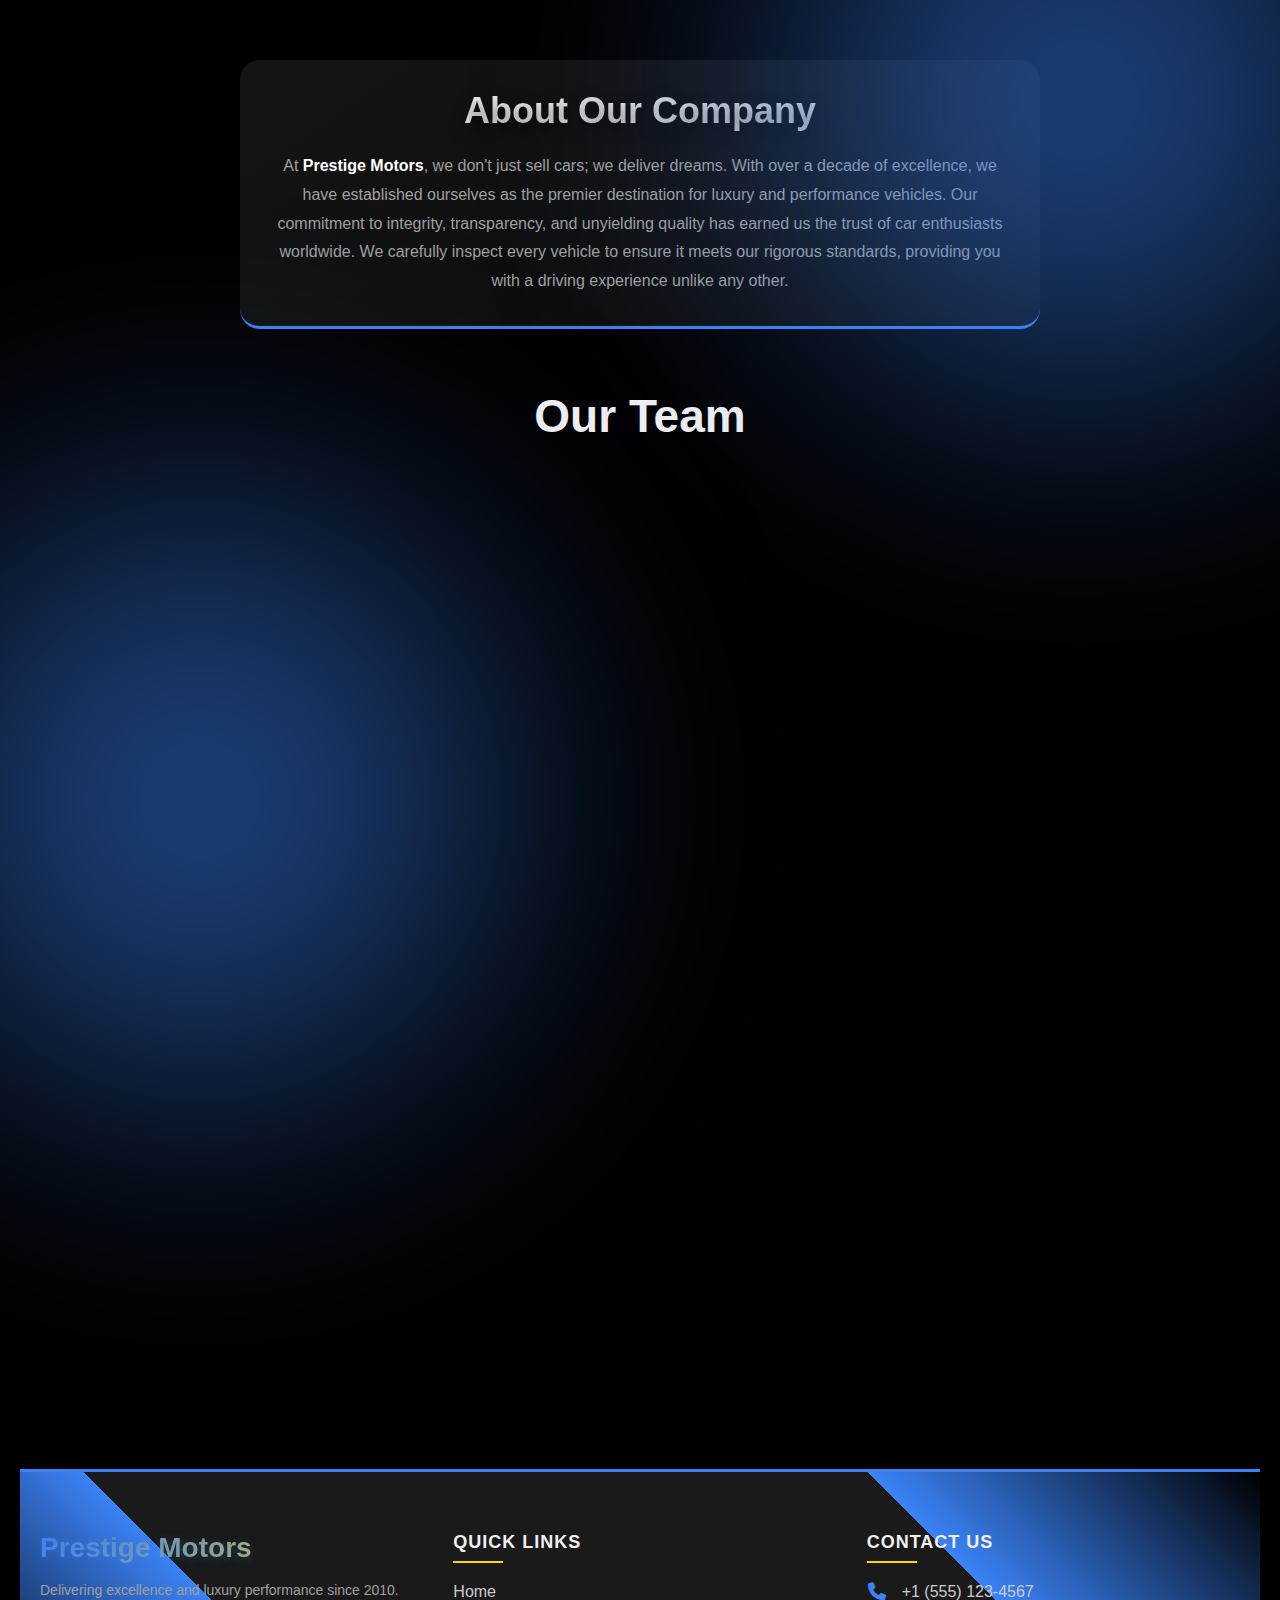
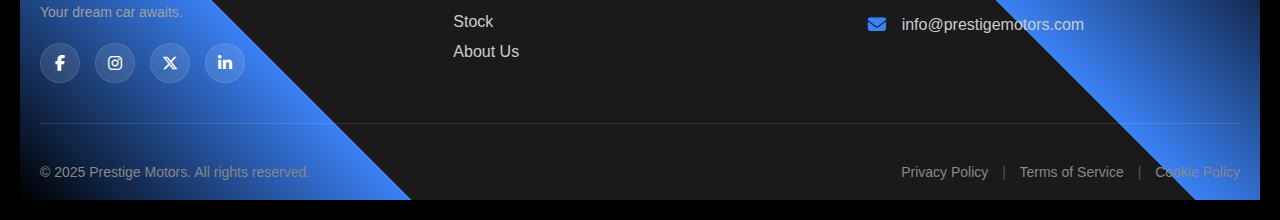
<file: Aboutus/index.html>
<!DOCTYPE html>
<html>
  <head>
    <link rel="stylesheet" href="style.css" />
    <link
      rel="stylesheet"
      href="https://cdnjs.cloudflare.com/ajax/libs/font-awesome/6.6.0/css/all.min.css"
    />
    <title>About Us</title>
    <link rel="stylesheet" href="../components/style.css" />
  </head>

  <body>
    <div class="bg-glow glow-1"></div>
    <div class="bg-glow glow-2"></div>

    <section class="company-intro">
      <h1>About Our Company</h1>
      <p class="intro-text">
        At <strong>Prestige Motors</strong>, we don't just sell cars; we deliver
        dreams. With over a decade of excellence, we have established ourselves
        as the premier destination for luxury and performance vehicles. Our
        commitment to integrity, transparency, and unyielding quality has earned
        us the trust of car enthusiasts worldwide. We carefully inspect every
        vehicle to ensure it meets our rigorous standards, providing you with a
        driving experience unlike any other.
      </p>
    </section>
    <a class="ourteam"><h1>Our Team</h1></a>
    <div class="team-row">
      <div class="team-card">
        <div class="profile-badge">
          <span>HD</span>
        </div>

        <h2 class="name">HUSSEIN Deeb</h2>
        <p class="role">Founder</p>

        <div class="tag">1st member</div>

        <p class="description">
          Visionary leader with 15+ years in the luxury automotive industry.
          Hussein founded Prestige Motors with a single goal: to provide an
          unmatched car buying experience.
        </p>
      </div>

      <div class="team-card">
        <div class="profile-badge">
          <span>MK</span>
        </div>

        <h2 class="name">Mohammad ktaich</h2>
        <p class="role">Sales Manager</p>

        <div class="tag">2nd member</div>

        <p class="description">
          Expert in matching clients with their dream cars. Mohammad ensures a
          smooth, transparent, and enjoyable purchasing process for every
          customer.
        </p>
      </div>

      <div class="team-card">
        <div class="profile-badge">
          <span>MF</span>
        </div>

        <h2 class="name">Mostafa Fawaz</h2>
        <p class="role">Marketing Specialist</p>

        <div class="tag">3rd member</div>

        <p class="description">
          The creative force behind our brand. Mostafa shapes our global
          presence and ensures Prestige Motors remains at the forefront of
          automotive culture.
        </p>
      </div>

      <div class="team-card">
        <div class="profile-badge">
          <span>AA</span>
        </div>

        <h2 class="name">Ali Ayoub</h2>
        <p class="role">Customer Support</p>

        <div class="tag">4th member</div>

        <p class="description">
          Dedicated to your satisfaction. Ali leads our 24/7 support team,
          ensuring that every query is resolved promptly and every owner is
          happy.
        </p>
      </div>

      <div class="team-card">
        <div class="profile-badge">
          <span>HM</span>
        </div>

        <h2 class="name">HUSSEIN Mzannar</h2>
        <p class="role">Vehicle Inspector</p>

        <div class="tag">5th member</div>

        <p class="description">
          Certified Master Mechanic. Hussein inspects every nut and bolt to
          ensure complete safety and reliability before any vehicle hits our
          showroom floor.
        </p>
      </div>
    </div>

    <section class="company-stats">
      <div class="stat-card">
        <i class="fa-solid fa-car"></i>
        <h2>+1,500</h2>
        <p>Cars Sold</p>
      </div>
      <div class="stat-card">
        <i class="fa-solid fa-users"></i>
        <h2>+12,000</h2>
        <p>Happy Clients</p>
      </div>
      <div class="stat-card">
        <i class="fa-solid fa-globe"></i>
        <h2>+25</h2>
        <p>Global Partners</p>
      </div>
      <div class="stat-card">
        <i class="fa-solid fa-award"></i>
        <h2>15</h2>
        <p>Years of Excellence</p>
      </div>
    </section>
    <div id="footer-placeholder"></div>
    <script src="../js/components.js"></script>
  </body>
</html>
</file>
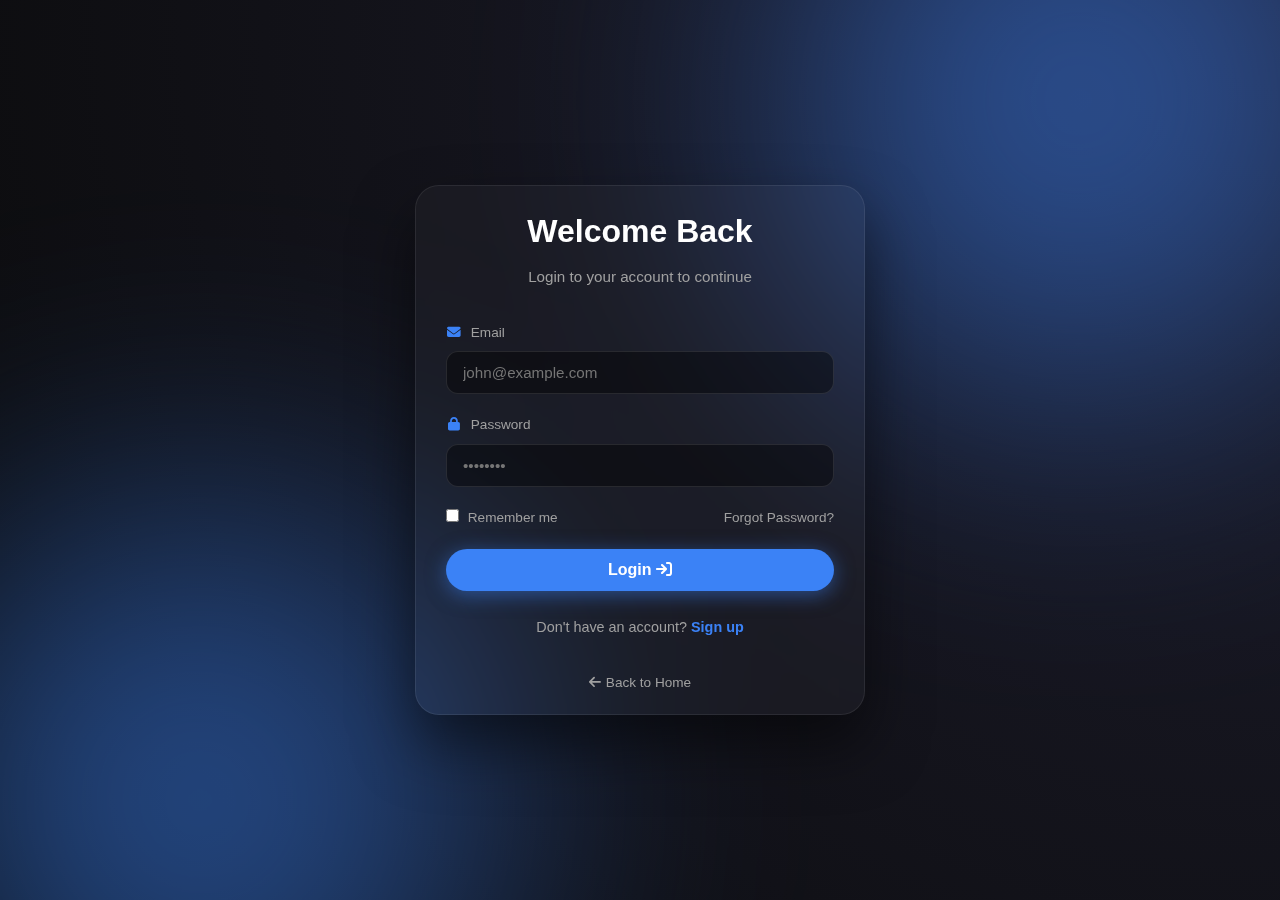
<file: Login/index.html>
<!DOCTYPE html>
<html lang="en">
  <head>
    <meta charset="UTF-8" />
    <meta name="viewport" content="width=device-width, initial-scale=1.0" />
    <title>DriveStore | Login</title>
    <link
      rel="stylesheet"
      href="https://cdnjs.cloudflare.com/ajax/libs/font-awesome/6.4.0/css/all.min.css"
    />
    <link rel="stylesheet" href="style.css" />
  </head>
  <body>
    <section class="hero full-height">
      <!-- Background Glow Effects -->
      <div class="bg-glow glow-1"></div>
      <div class="bg-glow glow-2"></div>
      <!-- Background Slideshow -->

      <div class="container centered-container">
        <div class="glass-panel login-container scroll-animate">
          <h2 class="form-title">Welcome Back</h2>
          <p class="form-subtitle">Login to your account to continue</p>

          <form id="loginForm">
            <div class="form-group">
              <label><i class="fa-solid fa-envelope"></i> Email</label>
              <input type="email" placeholder="john@example.com" required />
            </div>

            <div class="form-group">
              <label><i class="fa-solid fa-lock"></i> Password</label>
              <input type="password" placeholder="••••••••" required />
            </div>

            <div class="form-options">
              <label class="remember-me">
                <input type="checkbox" /> Remember me
              </label>
              <a href="#" class="forgot-password">Forgot Password?</a>
            </div>

            <button type="submit" class="btn btn-primary full-width">
              Login <i class="fa-solid fa-arrow-right-to-bracket"></i>
            </button>
          </form>

          <div class="form-footer">
            <p>
              Don't have an account?
              <a href="../Signup/index.html" class="text-accent">Sign up</a>
            </p>
            <br />
            <a href="../Landing/index.html" class="back-link"
              ><i class="fa-solid fa-arrow-left"></i> Back to Home</a
            >
          </div>
        </div>
      </div>
    </section>

    <script src="script.js"></script>
  </body>
</html>
</file>
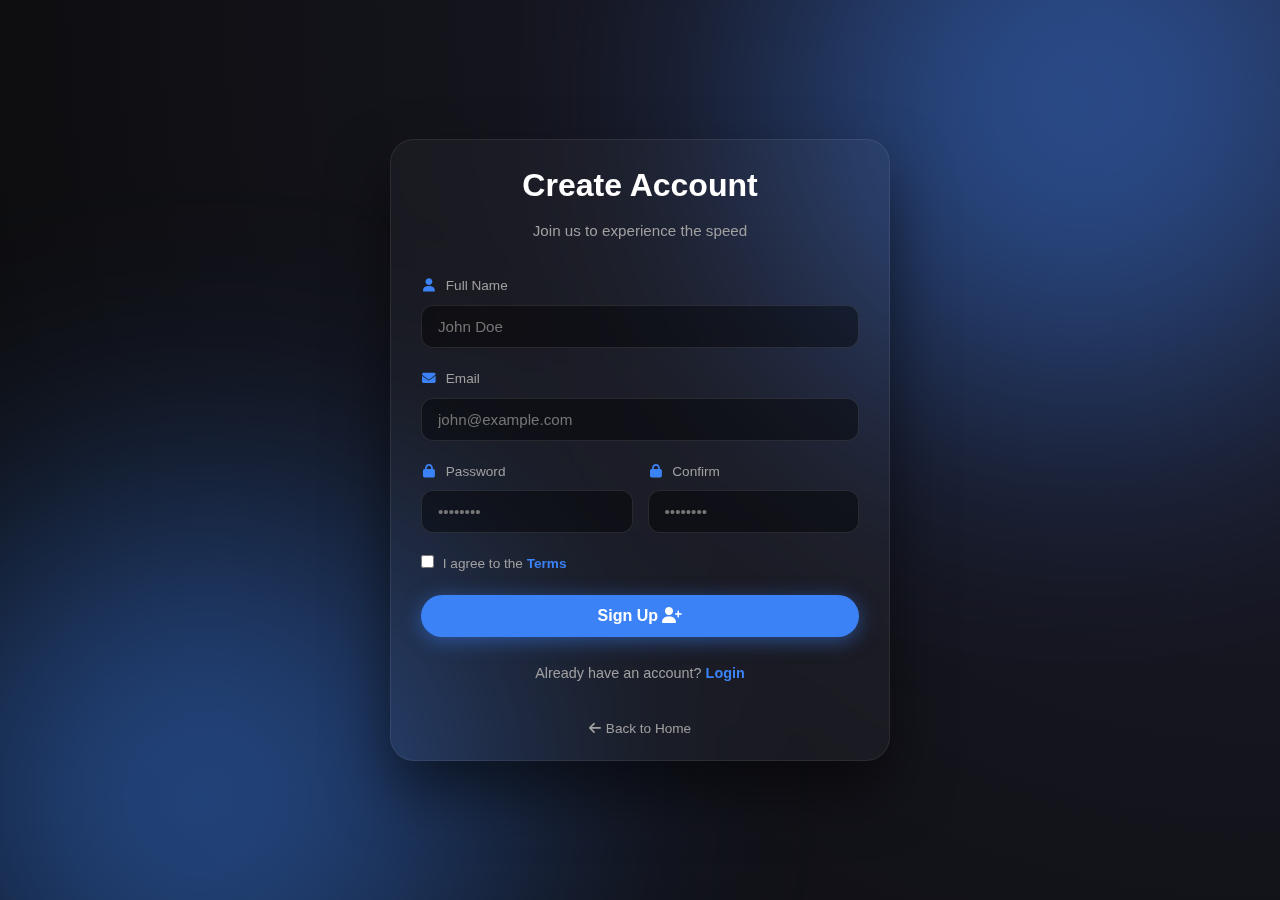
<file: Signup/index.html>
<!DOCTYPE html>
<html lang="en">
  <head>
    <meta charset="UTF-8" />
    <meta name="viewport" content="width=device-width, initial-scale=1.0" />
    <title>DriveStore | Sign Up</title>
    <link
      rel="stylesheet"
      href="https://cdnjs.cloudflare.com/ajax/libs/font-awesome/6.6.0/css/all.min.css"
    />
    <link rel="stylesheet" href="style.css" />
  </head>
  <body>
    <section class="hero full-height">
      <!-- Background Glow Effects -->
      <div class="bg-glow glow-1"></div>
      <div class="bg-glow glow-2"></div>
      <!-- Background Slideshow -->

      <div class="container centered-container">
        <div class="glass-panel login-container scroll-animate">
          <div class="active-content">
            <h2 class="form-title">Create Account</h2>
            <p class="form-subtitle">Join us to experience the speed</p>

            <form id="signupForm">
              <div class="form-group">
                <label><i class="fa-solid fa-user"></i> Full Name</label>
                <input type="text" placeholder="John Doe" required />
              </div>

              <div class="form-group">
                <label><i class="fa-solid fa-envelope"></i> Email</label>
                <input type="email" placeholder="john@example.com" required />
              </div>

              <div class="form-group half-row">
                <div style="flex: 1">
                  <label><i class="fa-solid fa-lock"></i> Password</label>
                  <input type="password" placeholder="••••••••" required />
                </div>
                <div style="flex: 1">
                  <label><i class="fa-solid fa-lock"></i> Confirm</label>
                  <input type="password" placeholder="••••••••" required />
                </div>
              </div>

              <div class="form-options">
                <label class="remember-me">
                  <input type="checkbox" required /> I agree to the
                  <a href="#" class="text-accent">Terms</a>
                </label>
              </div>

              <button type="submit" class="btn btn-primary full-width">
                Sign Up <i class="fa-solid fa-user-plus"></i>
              </button>
            </form>

            <div class="form-footer">
              <p>
                Already have an account?
                <a href="../Login/index.html" class="text-accent">Login</a>
              </p>
              <br />
              <a href="../Landing/index.html" class="back-link"
                ><i class="fa-solid fa-arrow-left"></i> Back to Home</a
              >
            </div>
          </div>
        </div>
      </div>
    </section>

    <script src="script.js"></script>
  </body>
</html>
</file>
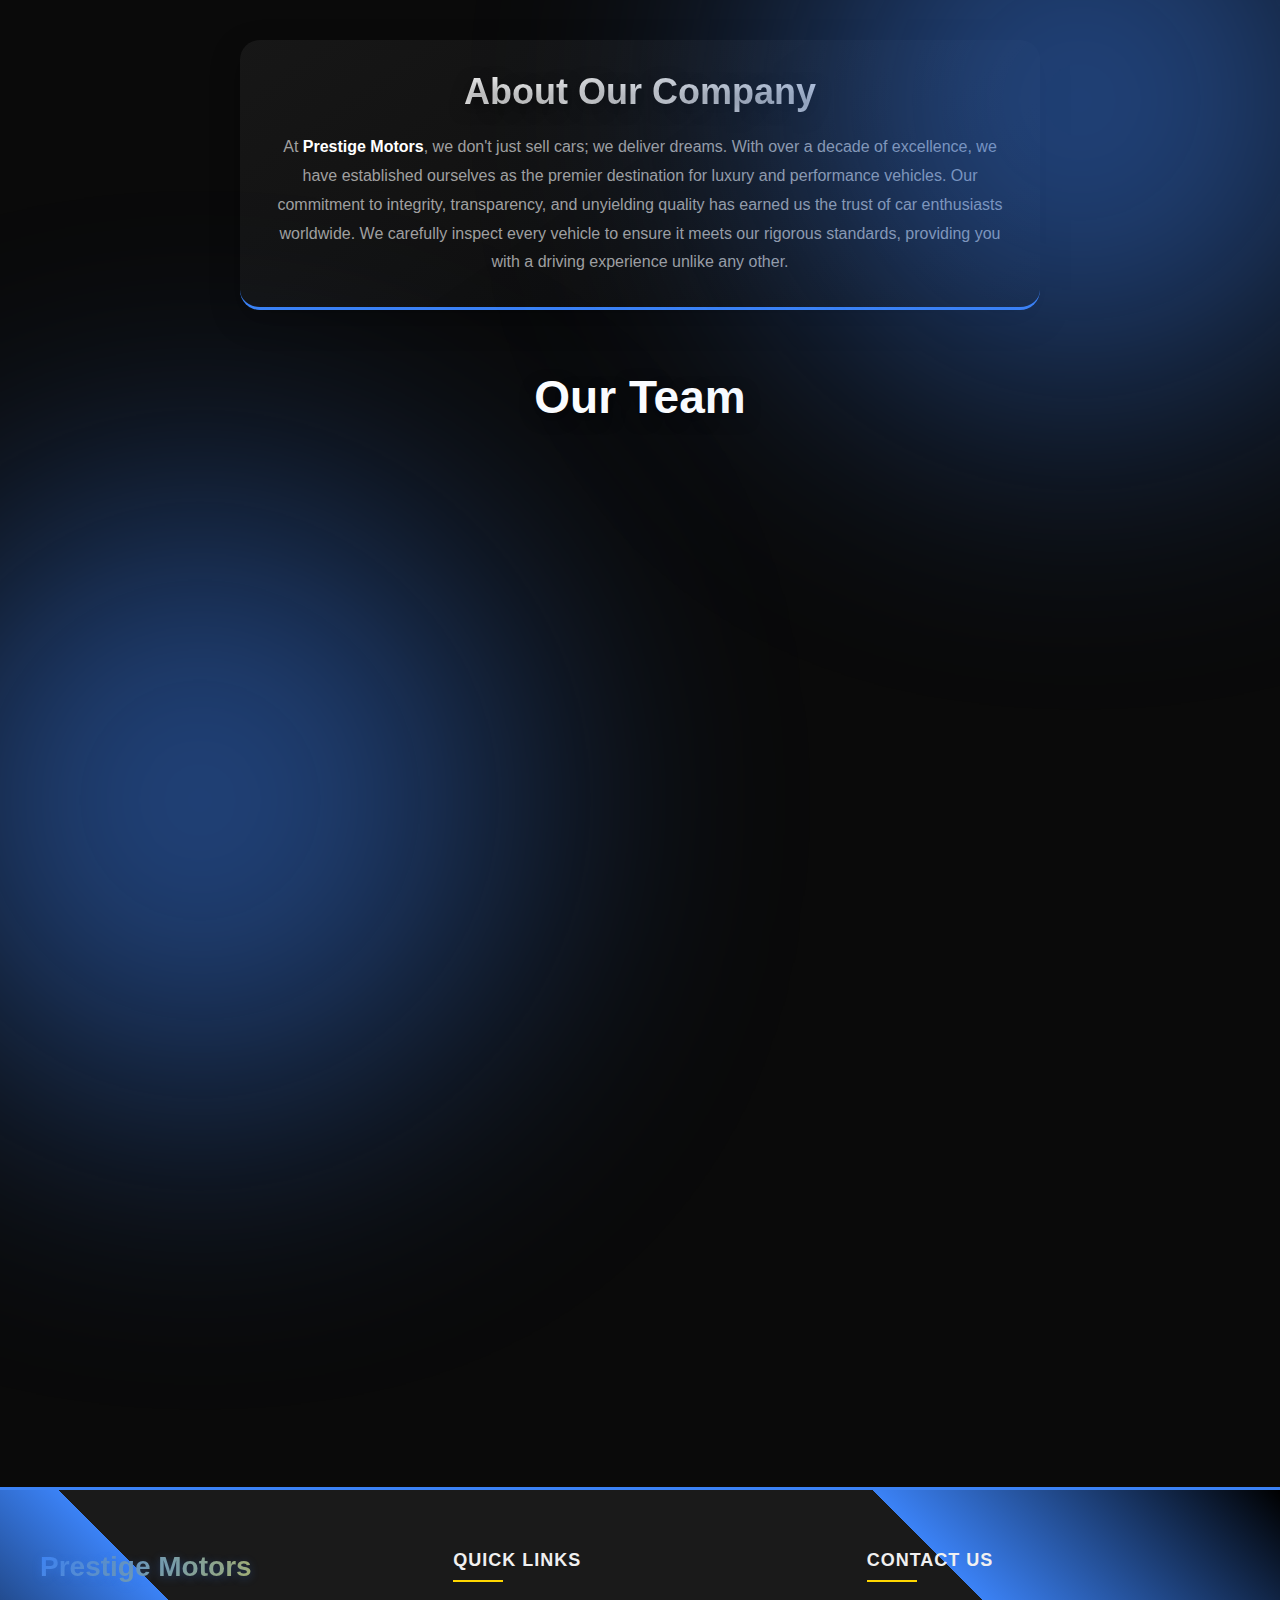
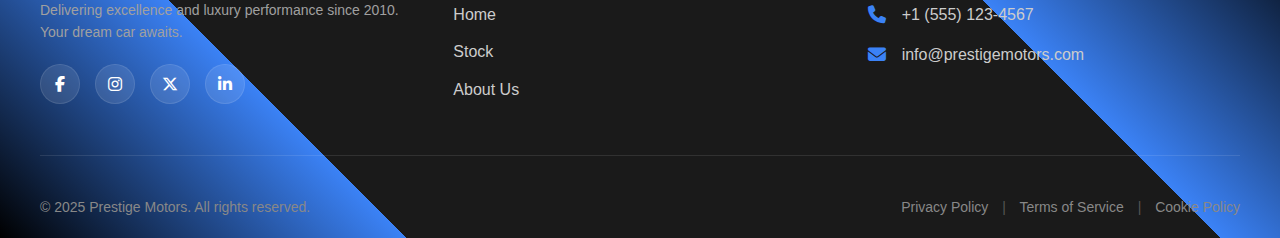
<file: tempabout/index.html>
<!DOCTYPE html>
<html>
  <head>
    <link rel="stylesheet" href="../style.css" />
    <link rel="stylesheet" href="style.css" />
    <link
      rel="stylesheet"
      href="https://cdnjs.cloudflare.com/ajax/libs/font-awesome/6.6.0/css/all.min.css"
    />
    <title>About Us</title>
    <link rel="stylesheet" href="../components/style.css" />
  </head>

  <body>
    <div class="bg-glow glow-1"></div>
    <div class="bg-glow glow-2"></div>

    <section class="company-intro">
      <h1>About Our Company</h1>
      <p class="intro-text">
        At <strong>Prestige Motors</strong>, we don't just sell cars; we deliver
        dreams. With over a decade of excellence, we have established ourselves
        as the premier destination for luxury and performance vehicles. Our
        commitment to integrity, transparency, and unyielding quality has earned
        us the trust of car enthusiasts worldwide. We carefully inspect every
        vehicle to ensure it meets our rigorous standards, providing you with a
        driving experience unlike any other.
      </p>
    </section>
    <a class="ourteam"><h1>Our Team</h1></a>
    <div class="team-row">
      <div class="team-card">
        <div class="profile-badge">
          <span>HD</span>
        </div>

        <h2 class="name">HUSSEIN Deeb</h2>
        <p class="role">Founder</p>

        <div class="tag">1st member</div>

        <p class="description">
          Visionary leader with 15+ years in the luxury automotive industry.
          Hussein founded Prestige Motors with a single goal: to provide an
          unmatched car buying experience.
        </p>
      </div>

      <div class="team-card">
        <div class="profile-badge">
          <span>MK</span>
        </div>

        <h2 class="name">Mohammad ktaich</h2>
        <p class="role">Sales Manager</p>

        <div class="tag">2nd member</div>

        <p class="description">
          Expert in matching clients with their dream cars. Mohammad ensures a
          smooth, transparent, and enjoyable purchasing process for every
          customer.
        </p>
      </div>

      <div class="team-card">
        <div class="profile-badge">
          <span>MF</span>
        </div>

        <h2 class="name">Mostafa Fawaz</h2>
        <p class="role">Marketing Specialist</p>

        <div class="tag">3rd member</div>

        <p class="description">
          The creative force behind our brand. Mostafa shapes our global
          presence and ensures Prestige Motors remains at the forefront of
          automotive culture.
        </p>
      </div>

      <div class="team-card">
        <div class="profile-badge">
          <span>AA</span>
        </div>

        <h2 class="name">Ali Ayoub</h2>
        <p class="role">Customer Support</p>

        <div class="tag">4th member</div>

        <p class="description">
          Dedicated to your satisfaction. Ali leads our 24/7 support team,
          ensuring that every query is resolved promptly and every owner is
          happy.
        </p>
      </div>

      <div class="team-card">
        <div class="profile-badge">
          <span>HM</span>
        </div>

        <h2 class="name">HUSSEIN Mzannar</h2>
        <p class="role">Vehicle Inspector</p>

        <div class="tag">5th member</div>

        <p class="description">
          Certified Master Mechanic. Hussein inspects every nut and bolt to
          ensure complete safety and reliability before any vehicle hits our
          showroom floor.
        </p>
      </div>
    </div>

    <section class="company-stats">
      <div class="stat-card">
        <i class="fa-solid fa-car"></i>
        <h2>+1,500</h2>
        <p>Cars Sold</p>
      </div>
      <div class="stat-card">
        <i class="fa-solid fa-users"></i>
        <h2>+12,000</h2>
        <p>Happy Clients</p>
      </div>
      <div class="stat-card">
        <i class="fa-solid fa-globe"></i>
        <h2>+25</h2>
        <p>Global Partners</p>
      </div>
      <div class="stat-card">
        <i class="fa-solid fa-award"></i>
        <h2>15</h2>
        <p>Years of Excellence</p>
      </div>
    </section>
    <div id="footer-placeholder"></div>
    <script src="../script.js"></script>
    <script src="../js/components.js"></script>
  </body>
</html>
</file>
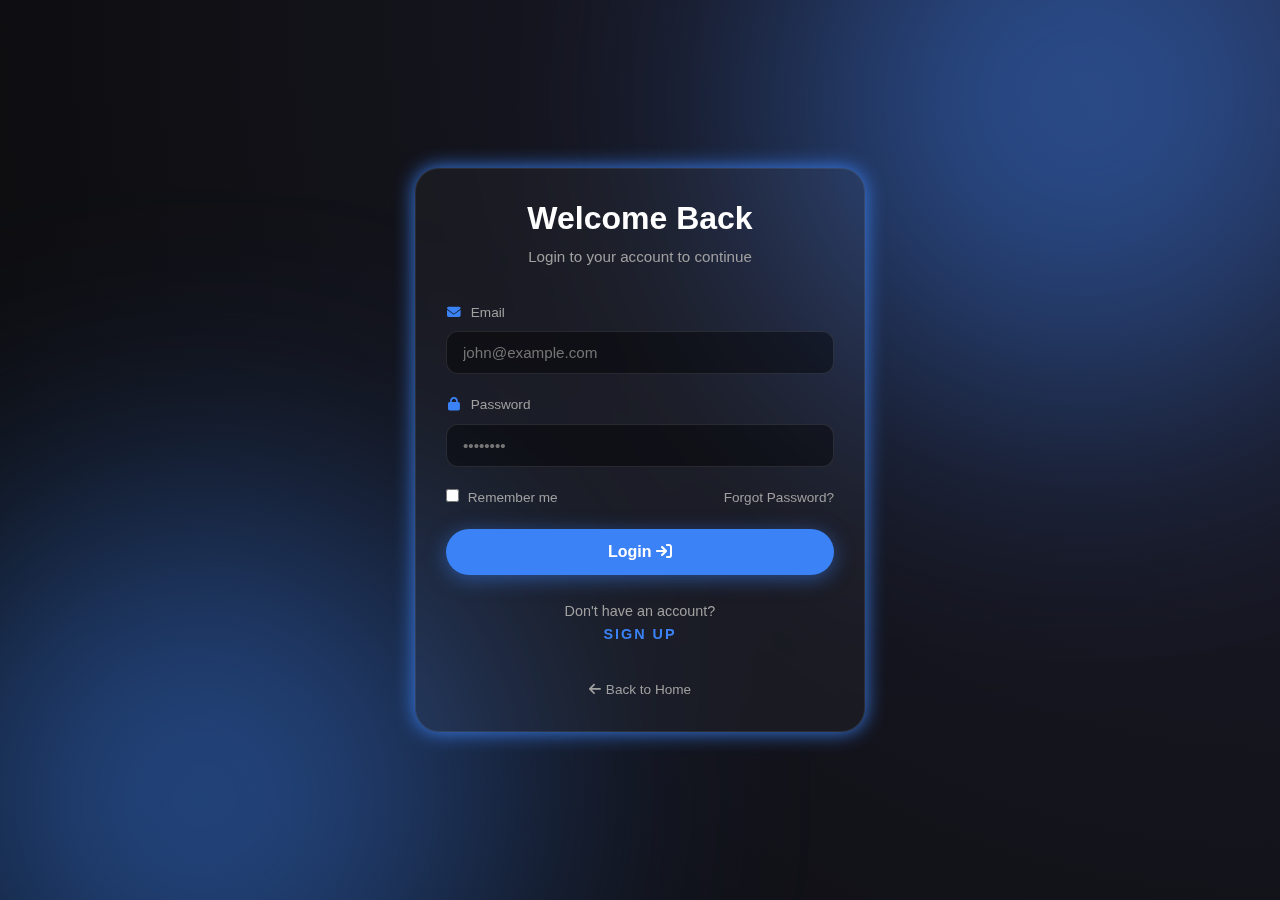
<file: templogin/index.html>
<!DOCTYPE html>
<html lang="en">
  <head>
    <meta charset="UTF-8" />
    <meta name="viewport" content="width=device-width, initial-scale=1.0" />
    <title>DriveStore | Login</title>
    <link
      rel="stylesheet"
      href="https://cdnjs.cloudflare.com/ajax/libs/font-awesome/6.6.0/css/all.min.css"
    />
    <link rel="stylesheet" href="../style.css" />
    <link rel="stylesheet" href="style.css" />
  </head>
  <body>
    <section class="hero full-height">
      <!-- Background Glow Effects -->
      <div class="bg-glow glow-1"></div>
      <div class="bg-glow glow-2"></div>
      <!-- Background Slideshow -->

      <div class="container centered-container">
        <div class="glass-panel login-container scroll-animate">
          <h2 class="form-title">Welcome Back</h2>
          <p class="form-subtitle">Login to your account to continue</p>

          <form id="loginForm">
            <div class="form-group">
              <label><i class="fa-solid fa-envelope"></i> Email</label>
              <input type="email" placeholder="john@example.com" required />
            </div>

            <div class="form-group">
              <label><i class="fa-solid fa-lock"></i> Password</label>
              <input type="password" placeholder="••••••••" required />
            </div>

            <div class="form-options">
              <label class="remember-me">
                <input type="checkbox" /> Remember me
              </label>
              <a href="#" class="forgot-password">Forgot Password?</a>
            </div>

            <button type="submit" class="btn btn-primary full-width">
              Login <i class="fa-solid fa-arrow-right-to-bracket"></i>
            </button>
          </form>

          <div class="form-footer">
            <p>
              Don't have an account?
              <a href="../Signup/index.html" class="text-accent">Sign up</a>
            </p>
            <br />
            <a href="../Landing/index.html" class="back-link"
              ><i class="fa-solid fa-arrow-left"></i> Back to Home</a
            >
          </div>
        </div>
      </div>
    </section>

    <script src="../script.js"></script>
    <script src="script.js"></script>
  </body>
</html>
</file>
<file: Aboutus/style.css>
:root {
  --bg-color: #0a0a0a;
  --surface-color: #1a1a1a;
  --accent-color: #3b82f6;
  --accent-glow: rgba(59, 130, 246, 0.5);
  --text-primary: #ffffff;
  --text-secondary: #a0a0a0;
  --text-muted: #dddddd;
  --gold-accent: #ffd700;
}

* {
  margin: 0;
  padding: 0;
  box-sizing: border-box;
}

body {
  /* background-image: linear-gradient(
      45deg,
      #000 25%,
      transparent 25%,
      transparent 75%,
      #000 75%,
      #000
    ),
    linear-gradient(
      45deg,
      #000 25%,
      transparent 25%,
      transparent 75%,
      #000 75%,
      #000
    ); */
  background-color: black;
  background-position: 0 0, 10px 10px;
  color: #f0f0f0;
  font-family: "Segoe UI", Tahoma, Geneva, Verdana, sans-serif;
  overflow-x: hidden;
  /* Prevent horizontal scroll from animations */
  padding: 20px;
}

.team-card img {
  width: 100%;
  height: 50px;
}
.team-row {
  display: flex;
  flex-wrap: wrap;
  /* allows cards to go right then wrap down */
  justify-content: center;
  max-width: 1100px;
  margin: 0 auto;
}

.team-card {
  width: 300px;
  background: linear-gradient(145deg, #2b2b2b, #1e1e1e);
  border: 1px solid #444;
  border-radius: 15px;
  color: white;
  position: relative;
  box-shadow: 0 10px 20px rgba(0, 0, 0, 0.5);
  transition: all 0.4s cubic-bezier(0.175, 0.885, 0.32, 1.275);
  margin: 20px;
  padding: 30px 20px;
  opacity: 0;
  animation: slideUpFade 0.8s forwards;
  display: flex;
  flex-direction: column;
  align-items: center;
  text-align: center;
}

/* Staggered Animation Delays */
.team-card:nth-child(1) {
  animation-delay: 0.2s;
}

.team-card:nth-child(2) {
  animation-delay: 0.4s;
}
.team-card:nth-child(3) {
  animation-delay: 0.6s;
}

.team-card:nth-child(4) {
  animation-delay: 0.8s;
}

.team-card:nth-child(5) {
  animation-delay: 1s;
}

/* Hover animation - "Headlights" Glow */
.team-card:hover {
  transform: translateY(-10px) scale(1.05);
  box-shadow: 0 0px 40px var(--accent-color), inset 0 0 20px var(--accent-color); /* Inner shadow */
  border-color: var(--accent-color);
}

.bg-glow {
  position: fixed;
  width: 600px;
  height: 600px;
  background: var(--accent-color);
  filter: blur(150px);
  opacity: 0.5;
  border-radius: 50%;
  z-index: 0;
}

.glow-1 {
  top: -200px;
  right: -100px;
}
.glow-2 {
  bottom: -200px;
  left: -100px;
}

/* Entrance Animation Keyframes */
@keyframes slideUpFade {
  from {
    opacity: 0;
    transform: translateY(50px) scale(0.9);
  }

  to {
    opacity: 1;
    transform: translateY(0) scale(1);
  }
}

/* Profile circle */
/* Profile circle - "Wheel Hub" Style */
.profile-badge {
  width: 70px;
  height: 70px;
  background: #333;
  border: 4px solid silver;
  border-radius: 50%;
  display: flex;
  justify-content: center;
  align-items: center;
  font-size: 20px;
  font-weight: 800;
  position: absolute;
  top: -35px;
  left: 50%;
  /* Center the badge */
  transform: translateX(-50%);
  color: #f0f0f0;
  box-shadow: 0 0 0 4px #222, 0 0 15px rgba(0, 0, 0, 0.5);
  /* Tire look */
  z-index: 2;
}

/* Rotate badge on card hover like a wheel */
.team-card:hover .profile-badge {
  transform: translateX(-50%) rotate(360deg);
  transition: transform 0.6s ease-in-out;
  color: var(--gold-accent);
  border: 4px solid var(--gold-accent);
}

/* Title + Role */
.name {
  font-size: 24px;
  font-weight: 700;
  margin: 15px 0 5px;
  letter-spacing: 1px;
  background: linear-gradient(135deg, var(--accent-color), var(--gold-accent));
  -webkit-background-clip: text;
  -webkit-text-fill-color: transparent;
  text-shadow: 0 2px 10px rgba(58, 112, 248, 0.3);
}

.role {
  font-size: 16px;
  margin-bottom: 15px;
  font-weight: 500;
  color: var(--gold-accent);
  text-transform: uppercase;
  letter-spacing: 2px;
}

/* Tag bubble */
.tag {
  background: rgba(255, 255, 255, 0.2);
  padding: 6px 12px;
  border-radius: 10px;
  display: inline-block;
  font-size: 13px;
  margin-bottom: 12px;
}

/* Text */
.description {
  font-size: 14px;
  line-height: 1.6;
  color: #cccccc;
  margin-top: 10px;
}

button i {
  font-size: 100px;
  margin: 30px;
  transition: 0.3s;
}

.appear {
  margin: 2%;
  border-radius: 5%;
  overflow: visible;
}

button a {
  text-decoration: none;
}

button i:hover {
  transform: scale(1.2);
  color: #ff4081;
  /* change hover color */
}

.appear a {
  display: none;
}

.appear:hover a {
  display: block;
}

/* --- Company Intro Section --- */
.company-intro {
  text-align: center;
  max-width: 800px;
  margin: 40px auto 60px;
  padding: 30px;
  background: linear-gradient(
    145deg,
    rgba(26, 26, 26, 0.8),
    rgba(10, 10, 10, 0.9)
  );
  border-radius: 20px;
  border-bottom: 3px solid var(--accent-color);
  box-shadow: 0 10px 30px rgba(0, 0, 0, 0.3);
}

.company-intro h1 {
  font-size: 36px;
  margin-bottom: 20px;
  background: linear-gradient(to right, #fff, #ccc);
  -webkit-background-clip: text;
  -webkit-text-fill-color: transparent;
  text-shadow: 0 5px 15px rgba(0, 0, 0, 0.5);
}
.ourteam h1 {
  font-size: 46px;
  margin-bottom: 30px;
  margin-top: 10px;
  text-align: center;
  text-shadow: 0 5px 15px rgba(0, 0, 0, 0.5);
}
.intro-text {
  font-size: 16px;
  line-height: 1.8;
  color: #a0a0a0;
}

.intro-text strong {
  color: #ffffff;
}

/* --- Company Stats Section --- */
.company-stats {
  display: grid;
  grid-template-columns: repeat(4, 1fr);
  /* FORCE 4 equal columns */
  gap: 20px;
  align-items: center;
  margin: 60px auto;
  padding: 20px;
  max-width: 1200px;
}

.stat-card {
  background: #1a1a1a;
  border: 1px solid rgba(59, 130, 246, 0.2);
  border-radius: 15px;
  padding: 30px 20px;
  width: 100%;
  /* Fill the grid cell */
  text-align: center;
  position: relative;
  transition: all 0.3s cubic-bezier(0.175, 0.885, 0.32, 1.275);
  opacity: 0;
  animation: slideUpFade 0.8s forwards;
  box-shadow: 0 5px 15px rgba(0, 0, 0, 0.2);
}

.stat-card i {
  font-size: 40px;
  color: #3b82f6;
  margin-bottom: 15px;
  transition: transform 0.3s ease;
}

.stat-card h2 {
  font-size: 28px;
  font-weight: 800;
  color: #ffffff;
  margin-bottom: 5px;
}

.stat-card p {
  font-size: 14px;
  color: #a0a0a0;
  text-transform: uppercase;
  letter-spacing: 1px;
  font-weight: 600;
}

/* Hover Effects */
.stat-card:hover {
  transform: translateY(-5px) scale(1.05);
  box-shadow: 0 0px 40px var(--accent-color),
    inset 0 0px 20px var(--accent-color); /* Inner shadow */
  border-color: var(--accent-color);
}

.stat-card:hover i {
  transform: scale(1.2) rotate(10deg);
  color: var(--gold-accent);
}

/* Staggered Animation */
.stat-card:nth-child(1) {
  animation-delay: 0.2s;
}

.stat-card:nth-child(2) {
  animation-delay: 0.4s;
}

.stat-card:nth-child(3) {
  animation-delay: 0.6s;
}

.stat-card:nth-child(4) {
  animation-delay: 0.8s;
}

@media (max-width: 768px) {
  .company-stats {
    grid-template-columns: 1fr;
    gap: 30px;
  }

  .stat-card {
    margin-bottom: 20px;
  }
}
</file>
<file: components/style.css>
/* Main Footer Container */
.site-footer {
  background-color: #1a1a1a;
  background-image: linear-gradient(
    45deg,
    #000,
    var(--accent-color) 25%,
    transparent 25%,
    transparent 75%,
    var(--accent-color) 75%,
    #000
  );
  background-position: 0 0, 10px 10px;
  color: #f0f0f0;
  font-family: "Segoe UI", Tahoma, Geneva, Verdana, sans-serif;
  padding: 60px 20px 20px;
  border-top: 3px solid var(--accent-color);
  /* Gold top border */
  margin-top: 50px;
  z-index: 100;
  position: relative; /* Ensure z-index works */
}

.footer-content {
  display: flex;
  flex-wrap: wrap;
  justify-content: space-between;
  max-width: 1200px;
  margin: 0 auto;
  gap: 40px;
  padding-bottom: 40px;
  border-bottom: 1px solid rgba(255, 255, 255, 0.1);
}

/* Sections */
.footer-section {
  flex: 1;
  min-width: 250px;
}

/* Branding */
.footer-logo {
  font-size: 28px;
  font-weight: 800;
  margin-bottom: 15px;
  background: linear-gradient(135deg, var(--accent-color), var(--gold-accent));
  -webkit-background-clip: text;
  -webkit-text-fill-color: transparent;
  text-shadow: 0 2px 10px rgba(59, 130, 246, 0.3);
}

.brand-desc {
  color: #a0a0a0;
  line-height: 1.6;
  margin-bottom: 20px;
  font-size: 14px;
}

/* Social Icons */
.social-icons {
  display: flex;
  gap: 15px;
}

.social-link {
  width: 40px;
  height: 40px;
  background: rgba(255, 255, 255, 0.1);
  border-radius: 50%;
  display: flex;
  align-items: center;
  justify-content: center;
  color: #fff;
  text-decoration: none;
  transition: all 0.3s ease;
  border: 1px solid rgba(255, 255, 255, 0.1);
}

.social-link:hover {
  background: var(--gold-accent);
  color: white;
  transform: translateY(-3px);
  box-shadow: 0 5px 15px rgba(59, 130, 246, 0.4);
}

/* Headings */
.footer-section h3 {
  /* Gold */
  font-size: 18px;
  margin-bottom: 20px;
  text-transform: uppercase;
  letter-spacing: 1px;
  position: relative;
  padding-bottom: 10px;
}

.footer-section h3::after {
  content: "";
  position: absolute;
  left: 0;
  bottom: 0;
  width: 50px;
  height: 2px;
  background: var(--gold-accent);
}

/* Links List */
.links-section ul {
  list-style: none;
  padding: 0;
}

.links-section ul li {
  margin-bottom: 12px;
}

.links-section ul li a {
  color: #cccccc;
  text-decoration: none;
  transition: 0.3s;
  display: inline-block;
}

.links-section ul li a:hover {
  color: var(--gold-accent);
  transform: translateX(5px);
}

/* Contact Info */
.contact-item {
  display: flex;
  align-items: center;
  margin-bottom: 15px;
  color: #cccccc;
}

.contact-item i {
  color: #3b82f6;
  margin-right: 15px;
  font-size: 18px;
  width: 20px;
  text-align: center;
}

/* Bottom Bar */
.footer-bottom {
  display: flex;
  flex-wrap: wrap;
  justify-content: space-between;
  align-items: center;
  max-width: 1200px;
  margin: 20px auto 0;
  padding-top: 20px;
  font-size: 14px;
  color: #888;
}

.legal-links a {
  color: #888;
  text-decoration: none;
  transition: 0.3s;
}

.legal-links a:hover {
  color: #ffd700;
}

.separator {
  margin: 0 10px;
  color: #555;
}

/* Responsive */
@media (max-width: 768px) {
  .footer-content {
    flex-direction: column;
    text-align: left;
  }

  .footer-section h3::after {
    left: 0;
    transform: none;
  }

  .social-icons {
    justify-content: left;
  }

  .contact-item {
    justify-content: left;
  }

  .footer-bottom {
    flex-direction: column;
    gap: 15px;
    text-align: left;
  }
}
</file>
<file: Login/style.css>
:root {
  /* Color Palette */
  --bg-color: #0a0a0a;
  --surface-color: #1a1a1a;
  --text-primary: #ffffff;
  --text-secondary: #a0a0a0;
  --accent-color: #3b82f6;
  --accent-glow: rgba(59, 130, 246, 0.5);
  --gold-accent: #ffd700;

  /* Typography */
  --font-main: "Inter", sans-serif;
  --font-display: "Outfit", sans-serif;

  /* Spacing */
  --container-width: 1200px;
  --section-padding: 80px 20px;

  /* Transitions */
  --transition-fast: 0.3s ease;
  --transition-smooth: 0.6s cubic-bezier(0.22, 1, 0.36, 1);
}

/* Reset & Base Styles */
* {
  margin: 0;
  padding: 0;
  box-sizing: border-box;
}

body {
  font-family: var(--font-main);
  background-color: var(--bg-color);
  color: var(--text-primary);
  line-height: 1.6;
  overflow-x: hidden;
  height: 100vh;
}

a {
  text-decoration: none;
  color: inherit;
  transition: var(--transition-fast);
}

a:hover {
  color: var(--accent-color);
}

/* Utilities */
.text-accent {
  color: var(--accent-color);
  font-weight: 600;
}

.bg-glow {
  position: absolute;
  width: 600px;
  height: 600px;
  background: var(--accent-color);
  filter: blur(150px);
  opacity: 0.5;
  border-radius: 50%;
  z-index: 0;
}

.glow-1 {
  top: -200px;
  right: -100px;
}
.glow-2 {
  bottom: -200px;
  left: -100px;
}

/* Hero / Container */
.hero {
  min-height: 100vh;
  display: flex;
  align-items: center;
  justify-content: center;
  position: relative;
  overflow: hidden;
  background: radial-gradient(circle at top right, #1e1e2f, var(--bg-color));
}

.container {
  position: relative;
  z-index: 2;
  width: 100%;
  max-width: var(--container-width);
  padding: 20px 0;
}

.centered-container {
  display: flex;
  justify-content: center;
  align-items: center;
  height: 100%;
}

/* Glass Panel & Form */
.glass-panel {
  background: rgba(255, 255, 255, 0.03);
  backdrop-filter: blur(10px);
  -webkit-backdrop-filter: blur(10px);
  border: 1px solid rgba(255, 255, 255, 0.08);
  border-radius: 24px;
  box-shadow: 0 30px 60px rgba(0, 0, 0, 0.5);
  padding: 20px 30px;
  width: 100%;
  max-width: 450px;
}

.form-title {
  font-family: var(--font-display);
  font-size: 2rem;
  margin-bottom: 0.5rem;
  text-align: center;
}

.form-subtitle {
  color: var(--text-secondary);
  text-align: center;
  margin-bottom: 2rem;
  font-size: 0.95rem;
}

.form-group {
  margin-bottom: 20px;
}

.form-group label {
  display: block;
  font-size: 0.85rem;
  color: var(--text-secondary);
  margin-bottom: 8px;
}

.form-group label i {
  color: var(--accent-color);
  margin-right: 5px;
  width: 16px;
  text-align: center;
}

.form-group input {
  width: 100%;
  padding: 12px 16px;
  background: rgba(0, 0, 0, 0.4);
  border: 1px solid rgba(255, 255, 255, 0.1);
  border-radius: 12px;
  color: white;
  font-family: var(--font-main);
  font-size: 0.95rem;
  outline: none;
  transition: var(--transition-fast);
}

.form-group input:focus {
  border-color: var(--accent-color);
  background: rgba(0, 0, 0, 0.6);
  box-shadow: 0 0 0 4px rgba(59, 130, 246, 0.1);
}

.form-options {
  display: flex;
  justify-content: space-between;
  align-items: center;
  margin-bottom: 20px;
  font-size: 0.85rem;
  color: var(--text-secondary);
}

.form-options input[type="checkbox"] {
  margin-right: 5px;
  accent-color: var(--accent-color);
}

/* Buttons */
.btn {
  display: inline-block;
  padding: 12px 32px;
  border-radius: 50px;
  font-weight: 600;
  font-size: 1rem;
  transition: var(--transition-fast);
  cursor: pointer;
  border: none;
  text-align: center;
}

.btn-primary {
  background-color: var(--accent-color);
  color: white;
  box-shadow: 0 4px 20px var(--accent-glow);
}

.btn-primary:hover {
  box-shadow: 0 8px 30px var(--accent-glow);
  transform: translateY(-2px);
}

.full-width {
  width: 100%;
}

.form-footer {
  text-align: center;
  margin-top: 25px;
  font-size: 0.9rem;
  color: var(--text-secondary);
}

.back-link {
  display: inline-flex;
  align-items: center;
  color: var(--text-secondary);
  font-size: 0.85rem;
  margin-top: 10px;
}

.back-link i {
  margin-right: 5px;
}

/* Animations from Landing */
.scroll-animate {
  opacity: 0;
  transform: translateY(40px);
  transition: opacity 0.8s ease, transform 0.8s ease;
}

.scroll-animate.visible {
  opacity: 1;
  transform: translateY(0);
}
</file>
<file: Signup/style.css>
:root {
  /* Color Palette */
  --bg-color: #0a0a0a;
  --surface-color: #1a1a1a;
  --text-primary: #ffffff;
  --text-secondary: #a0a0a0;
  --accent-color: #3b82f6;
  --accent-glow: rgba(59, 130, 246, 0.5);
  --gold-accent: #ffd700;

  /* Typography */
  --font-main: "Inter", sans-serif;
  --font-display: "Outfit", sans-serif;

  /* Spacing */
  --container-width: 1200px;
  --section-padding: 80px 20px;

  /* Transitions */
  --transition-fast: 0.3s ease;
  --transition-smooth: 0.6s cubic-bezier(0.22, 1, 0.36, 1);
}

/* Reset & Base Styles */
* {
  margin: 0;
  padding: 0;
  box-sizing: border-box;
}

body {
  font-family: var(--font-main);
  background-color: var(--bg-color);
  color: var(--text-primary);
  line-height: 1.6;
  overflow-x: hidden;
  height: 100vh;
}

a {
  text-decoration: none;
  color: inherit;
  transition: var(--transition-fast);
}

a:hover {
  color: var(--accent-color);
}

/* Utilities */
.text-accent {
  color: var(--accent-color);
  font-weight: 600;
}

.bg-glow {
  position: absolute;
  width: 600px;
  height: 600px;
  background: var(--accent-color);
  filter: blur(150px);
  opacity: 0.5;
  border-radius: 50%;
  z-index: 0;
}

.glow-1 {
  top: -200px;
  right: -100px;
}
.glow-2 {
  bottom: -200px;
  left: -100px;
}

/* Hero / Container */
.hero {
  min-height: 100vh;
  display: flex;
  align-items: center;
  justify-content: center;
  position: relative;
  overflow: hidden;
  background: radial-gradient(circle at top right, #1e1e2f, var(--bg-color));
}

.container {
  position: relative;
  z-index: 2;
  width: 100%;
  max-width: var(--container-width);
  padding: 20px 0;
}

.centered-container {
  display: flex;
  justify-content: center;
  align-items: center;
  height: 100%;
}

/* Glass Panel & Form */
.glass-panel {
  background: rgba(255, 255, 255, 0.03);
  backdrop-filter: blur(10px);
  -webkit-backdrop-filter: blur(10px);
  border: 1px solid rgba(255, 255, 255, 0.08);
  border-radius: 24px;
  box-shadow: 0 30px 60px rgba(0, 0, 0, 0.5);
  padding: 20px 30px;
  width: 100%;
  max-width: 500px; /* Slightly wider for signup */
}

.form-title {
  font-family: var(--font-display);
  font-size: 2rem;
  margin-bottom: 0.5rem;
  text-align: center;
}

.form-subtitle {
  color: var(--text-secondary);
  text-align: center;
  margin-bottom: 2rem;
  font-size: 0.95rem;
}

.form-group {
  margin-bottom: 20px;
}

.half-row {
  display: flex;
  gap: 15px;
}

.form-group label {
  display: block;
  font-size: 0.85rem;
  color: var(--text-secondary);
  margin-bottom: 8px;
}

.form-group label i {
  color: var(--accent-color);
  margin-right: 5px;
  width: 16px;
  text-align: center;
}

.form-group input {
  width: 100%;
  padding: 12px 16px;
  background: rgba(0, 0, 0, 0.4);
  border: 1px solid rgba(255, 255, 255, 0.1);
  border-radius: 12px;
  color: white;
  font-family: var(--font-main);
  font-size: 0.95rem;
  outline: none;
  transition: var(--transition-fast);
}

.form-group input:focus {
  border-color: var(--accent-color);
  background: rgba(0, 0, 0, 0.6);
  box-shadow: 0 0 0 4px rgba(59, 130, 246, 0.1);
}

.form-options {
  display: flex;
  justify-content: space-between;
  align-items: center;
  margin-bottom: 20px;
  font-size: 0.85rem;
  color: var(--text-secondary);
}

.form-options input[type="checkbox"] {
  margin-right: 5px;
  accent-color: var(--accent-color);
}

/* Buttons */
.btn {
  display: inline-block;
  padding: 12px 32px;
  border-radius: 50px;
  font-weight: 600;
  font-size: 1rem;
  transition: var(--transition-fast);
  cursor: pointer;
  border: none;
  text-align: center;
}

.btn-primary {
  background-color: var(--accent-color);
  color: white;
  box-shadow: 0 4px 20px var(--accent-glow);
}

.btn-primary:hover {
  box-shadow: 0 8px 30px var(--accent-glow);
  transform: translateY(-2px);
}

.full-width {
  width: 100%;
}

.form-footer {
  text-align: center;
  margin-top: 25px;
  font-size: 0.9rem;
  color: var(--text-secondary);
}

.back-link {
  display: inline-flex;
  align-items: center;
  color: var(--text-secondary);
  font-size: 0.85rem;
  margin-top: 10px;
}

.back-link i {
  margin-right: 5px;
}

/* Animations from Landing */
.scroll-animate {
  opacity: 0;
  transform: translateY(40px);
  transition: opacity 0.8s ease, transform 0.8s ease;
}

.scroll-animate.visible {
  opacity: 1;
  transform: translateY(0);
}
</file>
<file: style.css>
:root {
  /* Color Palette */
  --bg-color: #0a0a0a;
  --surface-color: #1a1a1a;
  --text-primary: #ffffff;
  --text-secondary: #a0a0a0;
  --accent-color: #3b82f6;
  --accent-glow: rgba(59, 130, 246, 0.5);
  --gold-accent: #ffd700;

  /* Typography */
  --font-main: "Inter", sans-serif;
  --font-display: "Outfit", sans-serif;

  /* Spacing */
  --container-width: 1200px;
  --section-padding: 80px 20px;

  /* Transitions */
  --transition-fast: 0.3s ease;
  --transition-smooth: 0.6s cubic-bezier(0.22, 1, 0.36, 1);
}

/* Reset & Base Styles */
* {
  margin: 0;
  padding: 0;
  box-sizing: border-box;
}

html {
  scroll-behavior: smooth;
}

body {
  font-family: var(--font-main);
  background-color: var(--bg-color);
  color: var(--text-primary);
  line-height: 1.6;
  overflow-x: hidden;
}

img {
  max-width: 100%;
  display: block;
}

a {
  text-decoration: none;
  color: inherit;
  transition: var(--transition-fast);
}

a:hover {
  color: var(--gold-accent);
}

ul {
  list-style: none;
}

/* Typography Utilities */
h1,
h2,
h3 {
  font-family: var(--font-display);
  font-weight: 700;
  line-height: 1.2;
}

.text-gradient {
  color: var(--text-secondary);
}

.text-accent {
  color: var(--accent-color);
  font-weight: 600;
  letter-spacing: 2px;
  text-transform: uppercase;
  display: block;
}

/* Layout Utilities */
.container {
  max-width: var(--container-width);
  margin: 0 auto;
  padding: 0 20px;
  width: 100%;
  position: relative;
  z-index: 2;
}

.section-header {
  text-align: center;
  margin-bottom: 60px;
  animation: fadeInUp 0.8s ease forwards;
}

.section-header h2 {
  font-size: 3rem;
  margin-bottom: 1rem;
}

.section-header p {
  color: var(--text-secondary);
  font-size: 1.1rem;
}

/* Buttons */
.btn {
  display: inline-block;
  padding: 14px 32px;
  border-radius: 50px;
  font-weight: 600;
  font-size: 1rem;
  transition: var(--transition-fast);
  cursor: pointer;
  border: none;
}

.btn-primary {
  background-color: var(--accent-color);
  color: white;
  box-shadow: 0 4px 20px var(--accent-glow);
}

.btn-primary:hover {
  box-shadow: 0 8px 30px var(--accent-glow);
  transform: translateY(-2px);
}

.btn-outline {
  border: 2px solid rgba(255, 255, 255, 0.2);
  background: transparent;
  color: white;
}

.btn-outline:hover {
  border-color: var(--gold-accent);
  background: var(--gold-accent);
  color: black;
}

.full-width {
  width: 100%;
}

/* Background Elements */
.bg-glow {
  position: absolute;
  width: 600px;
  height: 600px;
  max-width: 100vw;
  background: var(--accent-color);
  filter: blur(150px);
  opacity: 0.5;
  border-radius: 50%;
  z-index: 0;
}

.glow-1 {
  top: -200px;
  right: -100px;
}
.glow-2 {
  bottom: -200px;
  left: -100px;
}

/* Glass Panel Form Styles */
.glass-panel {
  background: rgba(255, 255, 255, 0.03);
  backdrop-filter: blur(10px);
  -webkit-backdrop-filter: blur(10px);
  border: 1px solid rgba(255, 255, 255, 0.08);
  border-radius: 24px;
  box-shadow: 0px 0px 20px 0 var(--accent-color);
  padding: 30px;
  position: relative;
}

.form-group {
  margin-bottom: 20px;
}

.form-group label {
  display: block;
  font-size: 0.85rem;
  color: var(--text-secondary);
  margin-bottom: 8px;
}

.form-group label i {
  color: var(--accent-color);
  margin-right: 5px;
  width: 16px;
  text-align: center;
}

.form-group input,
.form-group textarea,
.form-group select {
  width: 100%;
  padding: 12px 16px;
  background: rgba(0, 0, 0, 0.4);
  border: 1px solid rgba(255, 255, 255, 0.1);
  border-radius: 12px;
  color: white;
  font-family: var(--font-main);
  font-size: 0.95rem;
  outline: none;
  transition: var(--transition-fast);
}

.form-group input:focus,
.form-group textarea:focus,
.form-group select:focus {
  border-color: var(--accent-color);
  background: rgba(0, 0, 0, 0.6);
  box-shadow: 0 0 0 4px rgba(59, 130, 246, 0.1);
}

.form-options {
  display: flex;
  justify-content: space-between;
  align-items: center;
  margin-bottom: 20px;
  font-size: 0.85rem;
  color: var(--text-secondary);
}

.form-options input[type="checkbox"] {
  margin-right: 5px;
  accent-color: var(--accent-color);
}

/* Animations */
@keyframes fadeInUp {
  from {
    opacity: 0;
    transform: translateY(40px);
  }
  to {
    opacity: 1;
    transform: translateY(0);
  }
}

.scroll-animate {
  opacity: 0;
  transform: translateY(40px);
  transition: opacity 0.8s ease, transform 0.8s ease;
}

.scroll-animate.visible {
  opacity: 1;
  transform: translateY(0);
}

/* Delay Utils */
.delay-100 {
  transition-delay: 0.1s;
}
.delay-200 {
  transition-delay: 0.2s;
}
.delay-300 {
  transition-delay: 0.3s;
}
</file>
<file: tempabout/style.css>
/* About Us Specific Styles */

.team-card img {
  width: 100%;
  height: 50px;
}
.team-row {
  display: flex;
  flex-wrap: wrap;
  /* allows cards to go right then wrap down */
  justify-content: center;
  max-width: 1100px;
  margin: 0 auto;
}

.team-card {
  width: 300px;
  background: linear-gradient(145deg, #2b2b2b, #1e1e1e);
  border: 1px solid #444;
  border-radius: 15px;
  color: white;
  position: relative;
  box-shadow: 0 10px 20px rgba(0, 0, 0, 0.5);
  transition: all 0.4s cubic-bezier(0.175, 0.885, 0.32, 1.275);
  margin: 20px;
  padding: 30px 20px;
  opacity: 0;
  animation: slideUpFade 0.8s forwards;
  display: flex;
  flex-direction: column;
  align-items: center;
  text-align: center;
}

/* Staggered Animation Delays */
.team-card:nth-child(1) {
  animation-delay: 0.2s;
}

.team-card:nth-child(2) {
  animation-delay: 0.4s;
}
.team-card:nth-child(3) {
  animation-delay: 0.6s;
}

.team-card:nth-child(4) {
  animation-delay: 0.8s;
}

.team-card:nth-child(5) {
  animation-delay: 1s;
}

/* Hover animation - "Headlights" Glow */
.team-card:hover {
  transform: translateY(-10px) scale(1.05);
  box-shadow: 0 0px 40px var(--accent-color), inset 0 0 20px var(--accent-color); /* Inner shadow */
  border-color: var(--accent-color);
}

.bg-glow {
  position: fixed;
  width: 600px;
  height: 600px;
  background: var(--accent-color);
  filter: blur(150px);
  opacity: 0.5;
  border-radius: 50%;
  z-index: 0;
}

.glow-1 {
  top: -200px;
  right: -100px;
}
.glow-2 {
  bottom: -200px;
  left: -100px;
}

/* Entrance Animation Keyframes */
@keyframes slideUpFade {
  from {
    opacity: 0;
    transform: translateY(50px) scale(0.9);
  }

  to {
    opacity: 1;
    transform: translateY(0) scale(1);
  }
}

/* Profile circle */
/* Profile circle - "Wheel Hub" Style */
.profile-badge {
  width: 70px;
  height: 70px;
  background: #333;
  border: 4px solid silver;
  border-radius: 50%;
  display: flex;
  justify-content: center;
  align-items: center;
  font-size: 20px;
  font-weight: 800;
  position: absolute;
  top: -35px;
  left: 50%;
  /* Center the badge */
  transform: translateX(-50%);
  color: #f0f0f0;
  box-shadow: 0 0 0 4px #222, 0 0 15px rgba(0, 0, 0, 0.5);
  /* Tire look */
  z-index: 2;
}

/* Rotate badge on card hover like a wheel */
.team-card:hover .profile-badge {
  transform: translateX(-50%) rotate(360deg);
  transition: transform 0.6s ease-in-out;
  color: var(--gold-accent);
  border: 4px solid var(--gold-accent);
}

/* Title + Role */
.name {
  font-size: 24px;
  font-weight: 700;
  margin: 15px 0 5px;
  letter-spacing: 1px;
  background: linear-gradient(135deg, var(--accent-color), var(--gold-accent));
  -webkit-background-clip: text;
  -webkit-text-fill-color: transparent;
  text-shadow: 0 2px 10px rgba(58, 112, 248, 0.3);
}

.role {
  font-size: 16px;
  margin-bottom: 15px;
  font-weight: 500;
  color: var(--gold-accent);
  text-transform: uppercase;
  letter-spacing: 2px;
}

/* Tag bubble */
.tag {
  background: rgba(255, 255, 255, 0.2);
  padding: 6px 12px;
  border-radius: 10px;
  display: inline-block;
  font-size: 13px;
  margin-bottom: 12px;
}

/* Text */
.description {
  font-size: 14px;
  line-height: 1.6;
  color: #cccccc;
  margin-top: 10px;
}

button i {
  font-size: 100px;
  margin: 30px;
  transition: 0.3s;
}

.appear {
  margin: 2%;
  border-radius: 5%;
  overflow: visible;
}

button a {
  text-decoration: none;
}

button i:hover {
  transform: scale(1.2);
  color: #ff4081;
  /* change hover color */
}

.appear a {
  display: none;
}

.appear:hover a {
  display: block;
}

/* --- Company Intro Section --- */
.company-intro {
  text-align: center;
  max-width: 800px;
  margin: 40px auto 60px;
  padding: 30px;
  background: linear-gradient(
    145deg,
    rgba(26, 26, 26, 0.8),
    rgba(10, 10, 10, 0.9)
  );
  border-radius: 20px;
  border-bottom: 3px solid var(--accent-color);
  box-shadow: 0 10px 30px rgba(0, 0, 0, 0.3);
}

.company-intro h1 {
  font-size: 36px;
  margin-bottom: 20px;
  background: linear-gradient(to right, #fff, #ccc);
  -webkit-background-clip: text;
  -webkit-text-fill-color: transparent;
  text-shadow: 0 5px 15px rgba(0, 0, 0, 0.5);
}
.ourteam h1 {
  font-size: 46px;
  margin-bottom: 30px;
  margin-top: 10px;
  text-align: center;
  text-shadow: 0 5px 15px rgba(0, 0, 0, 0.5);
}
.intro-text {
  font-size: 16px;
  line-height: 1.8;
  color: #a0a0a0;
}

.intro-text strong {
  color: #ffffff;
}

/* --- Company Stats Section --- */
.company-stats {
  display: grid;
  grid-template-columns: repeat(4, 1fr);
  /* FORCE 4 equal columns */
  gap: 20px;
  align-items: center;
  margin: 60px auto;
  padding: 20px;
  max-width: 1200px;
}

.stat-card {
  background: #1a1a1a;
  border: 1px solid rgba(59, 130, 246, 0.2);
  border-radius: 15px;
  padding: 30px 20px;
  width: 100%;
  /* Fill the grid cell */
  text-align: center;
  position: relative;
  transition: all 0.3s cubic-bezier(0.175, 0.885, 0.32, 1.275);
  opacity: 0;
  animation: slideUpFade 0.8s forwards;
  box-shadow: 0 5px 15px rgba(0, 0, 0, 0.2);
}

.stat-card i {
  font-size: 40px;
  color: #3b82f6;
  margin-bottom: 15px;
  transition: transform 0.3s ease;
}

.stat-card h2 {
  font-size: 28px;
  font-weight: 800;
  color: #ffffff;
  margin-bottom: 5px;
}

.stat-card p {
  font-size: 14px;
  color: #a0a0a0;
  text-transform: uppercase;
  letter-spacing: 1px;
  font-weight: 600;
}

/* Hover Effects */
.stat-card:hover {
  transform: translateY(-5px) scale(1.05);
  box-shadow: 0 0px 40px var(--accent-color),
    inset 0 0px 20px var(--accent-color); /* Inner shadow */
  border-color: var(--accent-color);
}

.stat-card:hover i {
  transform: scale(1.2) rotate(10deg);
  color: var(--gold-accent);
}

/* Staggered Animation */
.stat-card:nth-child(1) {
  animation-delay: 0.2s;
}

.stat-card:nth-child(2) {
  animation-delay: 0.4s;
}

.stat-card:nth-child(3) {
  animation-delay: 0.6s;
}

.stat-card:nth-child(4) {
  animation-delay: 0.8s;
}

@media (max-width: 768px) {
  .company-stats {
    grid-template-columns: 1fr;
    gap: 30px;
  }

  .stat-card {
    margin-bottom: 20px;
  }
}
</file>
<file: templogin/style.css>
/* Login Page Specific Styles */

/* Hero / Container - partial override or unique? */
.hero {
  min-height: 100vh;
  display: flex;
  align-items: center;
  justify-content: center;
  position: relative;
  overflow: hidden;
  background: radial-gradient(circle at top right, #1e1e2f, var(--bg-color));
}

.centered-container {
  display: flex;
  justify-content: center;
  align-items: center;
  height: 100%;
}

.glass-panel {
  max-width: 450px;
  width: 100%;
}

.form-title {
  font-family: var(--font-display);
  font-size: 2rem;
  margin-bottom: 0.5rem;
  text-align: center;
}

.form-subtitle {
  color: var(--text-secondary);
  text-align: center;
  margin-bottom: 2rem;
  font-size: 0.95rem;
}

.form-footer {
  text-align: center;
  margin-top: 25px;
  font-size: 0.9rem;
  color: var(--text-secondary);
}

.back-link {
  display: inline-flex;
  align-items: center;
  color: var(--text-secondary);
  font-size: 0.85rem;
  margin-top: 10px;
}

.back-link i {
  margin-right: 5px;
}
</file>
